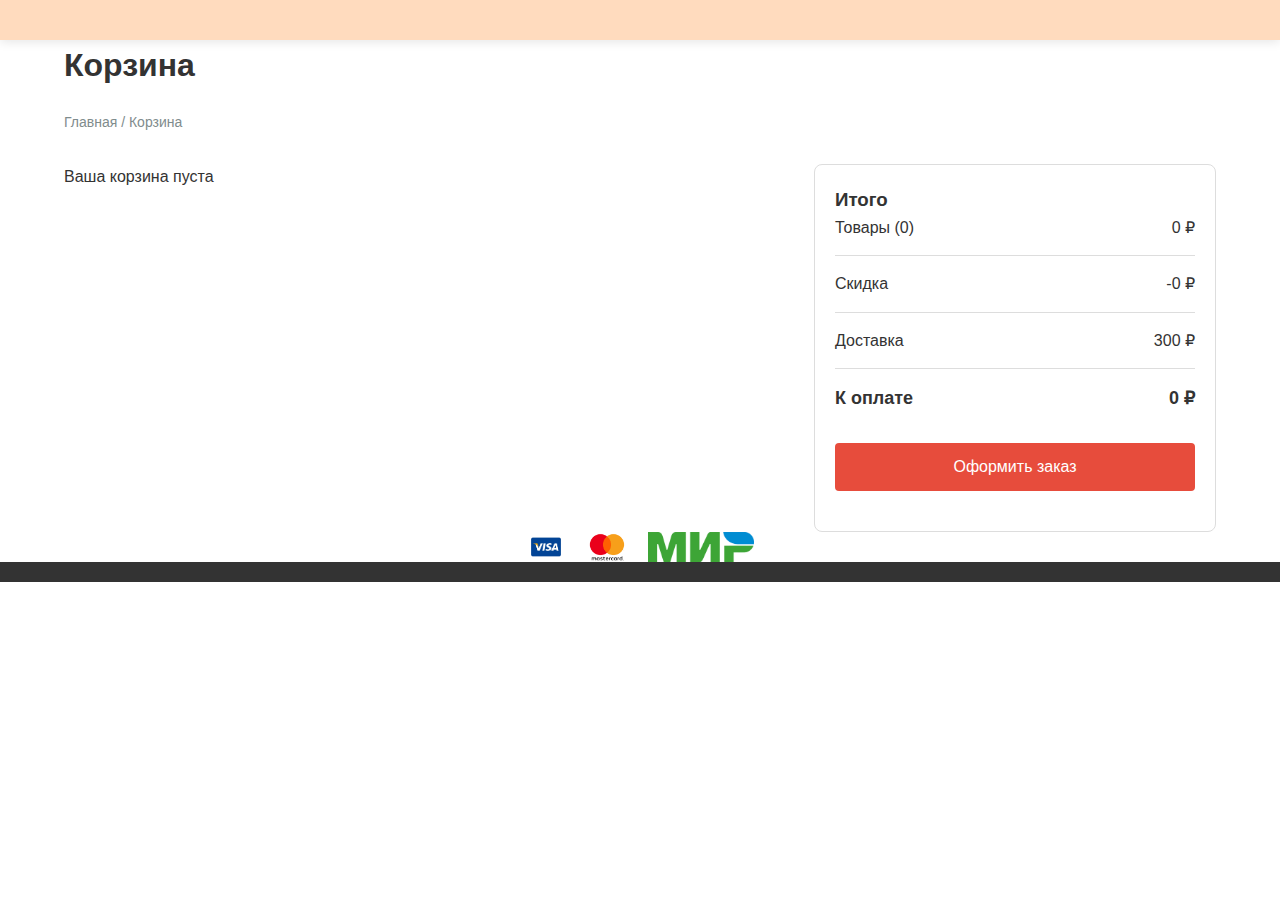
<file: cart.html>
<!DOCTYPE html>
<html lang="ru">
<head>
    <meta charset="UTF-8">
    <meta name="viewport" content="width=device-width, initial-scale=1.0">
    <title>Корзина - Veldy</title>
    <link rel="stylesheet" href="css/style.css">
</head>
<body>
    <header>
        <!-- То же меню, что и на главной -->
    </header>

    <main>
        <section class="cart">
            <div class="container">
                <h1>Корзина</h1>
                <div class="breadcrumbs">
                    <a href="index.html">Главная</a> / <span>Корзина</span>
                </div>
                <div class="cart-content">
  <div class="cart-items">
    <!-- Товары будут добавляться динамически -->
  </div>

  <div class="cart-summary">
    <h3>Итого</h3>
    <div class="summary-row">
      <span>Товары (<span id="total-items">0</span>)</span>
      <span id="subtotal">0 ₽</span>
    </div>
    <div class="summary-row">
      <span>Скидка</span>
      <span id="discount">-0 ₽</span>
    </div>
    <div class="summary-row">
      <span>Доставка</span>
      <span id="delivery">300 ₽</span>
    </div>
    <div class="summary-row total">
      <span>К оплате</span>
      <span id="total">0 ₽</span>
    </div>

    <button class="checkout-btn">Оформить заказ</button>
  </div>
</div>
<div class="payment-methods">
                            <img src="images/visa-payment-card1873.png" alt="Visa">
                            <img src="images/Mastercard-logo.png" alt="Mastercard">
                            <img src="images/Mir-01.png" alt="Мир">
                        </div>
                    </div>
                </div>
            </div>
        </section>
    </main>

    <footer>
        <!-- То же подвал, что и на главной -->
    </footer>

    <script src="js/cart.js"></script>
</body>
</html>
</file>
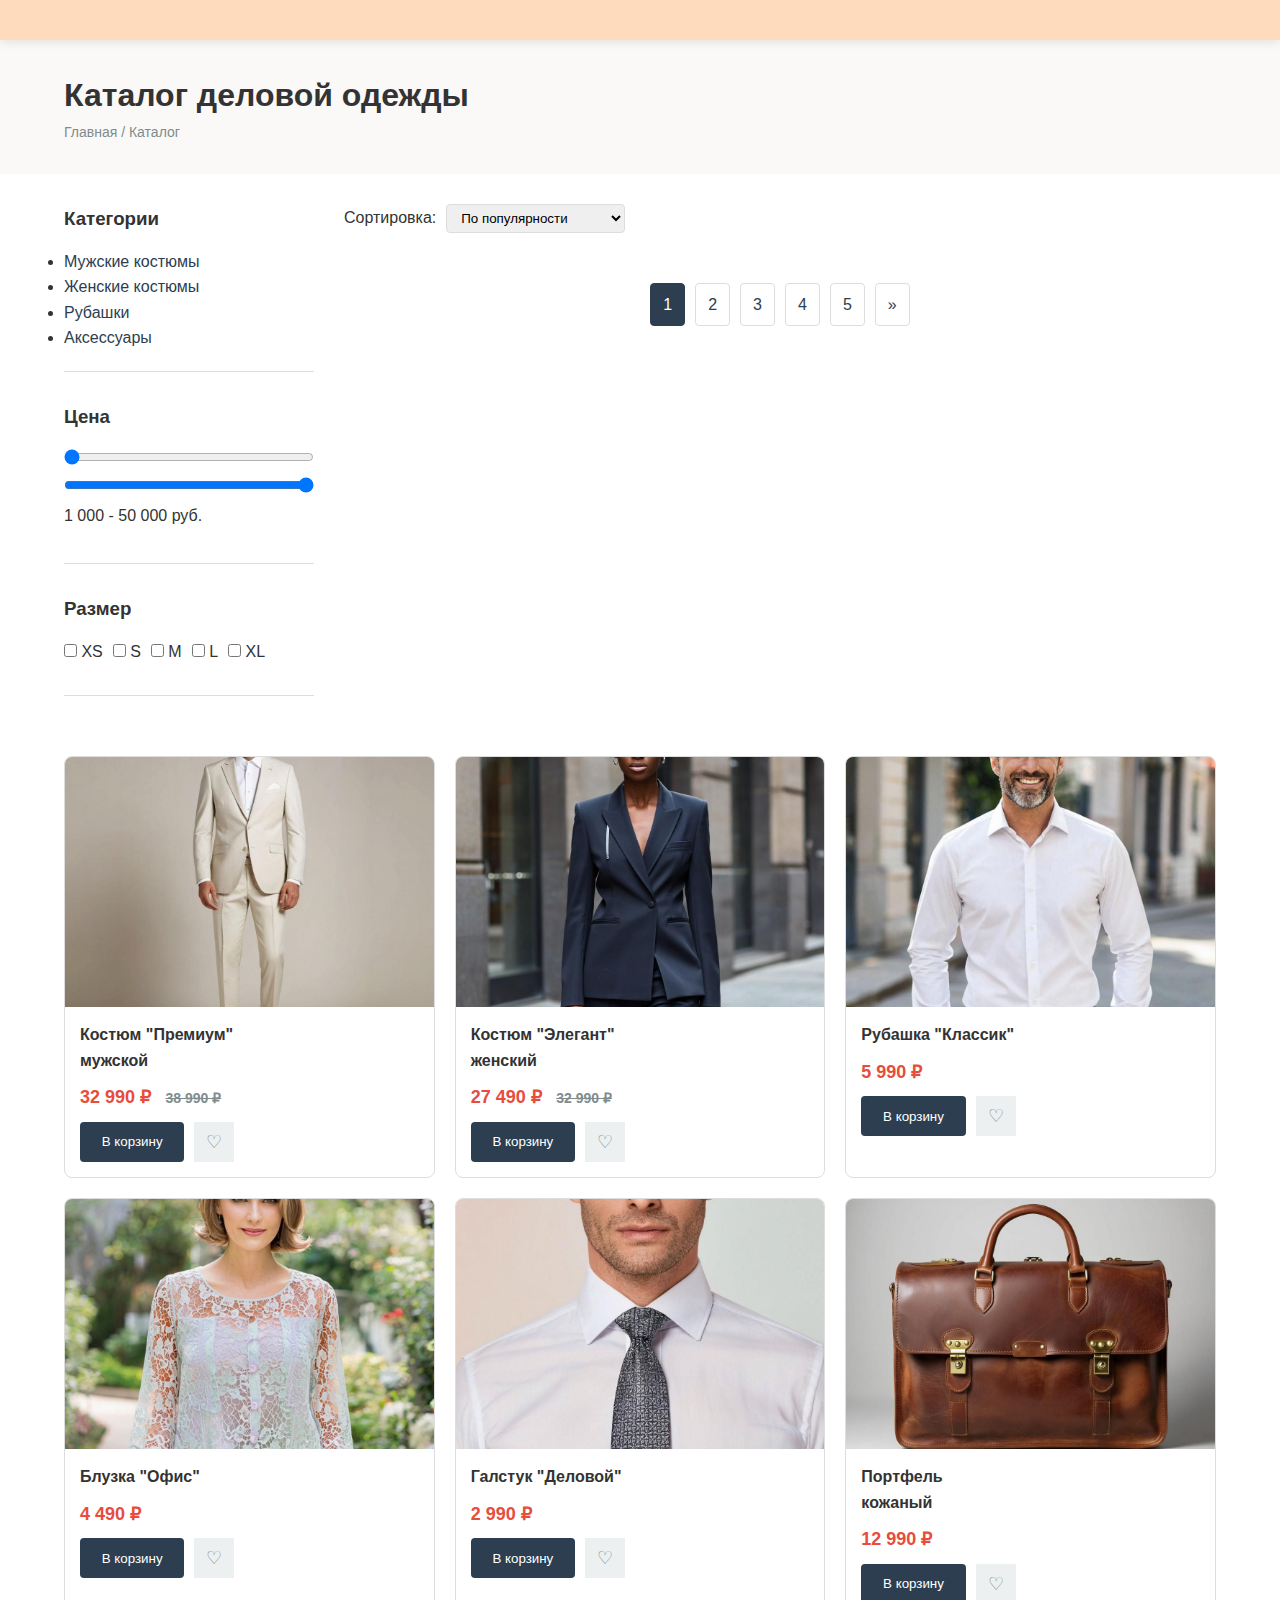
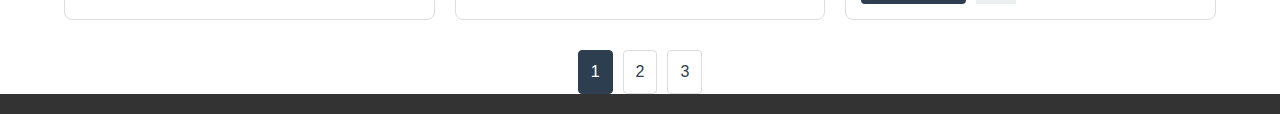
<file: catalog.html>
<!DOCTYPE html>
<html lang="ru">
<head>
    <meta charset="UTF-8">
    <meta name="viewport" content="width=device-width, initial-scale=1.0">
    <title>Каталог - Veldy</title>
    <link rel="stylesheet" href="css/style.css">
</head>
<body>
    <header>
        <!-- То же меню, что и на главной -->
    </header>

    <main>
        <section class="catalog-header">
            <div class="container">
                <h1>Каталог деловой одежды</h1>
                <div class="breadcrumbs">
                    <a href="index.html">Главная</a> / <span>Каталог</span>
                </div>
            </div>
        </section>

        <section class="catalog">
            <div class="container">
                <div class="filters">
                    <div class="filter-section">
                        <h3>Категории</h3>
                        <ul>
                            <li><a href="#">Мужские костюмы</a></li>
                            <li><a href="#">Женские костюмы</a></li>
                            <li><a href="#">Рубашки</a></li>
                            <li><a href="#">Аксессуары</a></li>
                        </ul>
                    </div>
                    <div class="filter-section">
                        <h3>Цена</h3>
                        <div class="price-range">
                            <input type="range" min="1000" max="50000" value="1000" id="price-min">
                            <input type="range" min="1000" max="50000" value="50000" id="price-max">
                            <div class="price-values">
                                <span id="min-value">1 000</span> - <span id="max-value">50 000</span> руб.
                            </div>
                        </div>
                    </div>
                    <div class="filter-section">
                        <h3>Размер</h3>
                        <div class="sizes">
                            <label><input type="checkbox" name="size" value="XS"> XS</label>
                            <label><input type="checkbox" name="size" value="S"> S</label>
                            <label><input type="checkbox" name="size" value="M"> M</label>
                            <label><input type="checkbox" name="size" value="L"> L</label>
                            <label><input type="checkbox" name="size" value="XL"> XL</label>
                        </div>
                    </div>
                </div>

                <div class="products">
                    <div class="sorting">
                        <span>Сортировка:</span>
                        <select id="sort-by">
                            <option value="popular">По популярности</option>
                            <option value="price-asc">По возрастанию цены</option>
                            <option value="price-desc">По убыванию цены</option>
                            <option value="newest">Сначала новые</option>
                        </select>
                    </div>

                    <div class="products-grid">
                        <!-- Товары будут подгружаться через JS -->
                    </div>

                    <div class="pagination">
                        <a href="#" class="active">1</a>
                        <a href="#">2</a>
                        <a href="#">3</a>
                        <a href="#">4</a>
                        <a href="#">5</a>
                        <a href="#">&raquo;</a>
                    </div>
                </div>
            </div>
        </section>
        <!-- В файле catalog.html -->
<section class="catalog">
  <div class="container">
    <!-- Фильтры остаются без изменений -->

    <div class="products">
      <!-- Сортировка остается без изменений -->

      <div class="products-grid">
        <!-- Мужские костюмы -->
        <div class="product-card">
          <div class="product-image">
            <img src="images/муж (1).jpg" alt="Мужской костюм Премиум">
            <div class="product-badge">NEW</div>
          </div>
          <div class="product-info">
            <h3 class="product-title">Костюм "Премиум" мужской</h3>
            <div class="product-price">
              <span class="current-price">32 990 ₽</span>
              <span class="old-price">38 990 ₽</span>
            </div>
            <div class="product-actions">
              <button class="add-to-cart">В корзину</button>
              <button class="wishlist">♡</button>
            </div>
          </div>
        </div>

        <!-- Женские костюмы -->
        <div class="product-card">
          <div class="product-image">
            <img src="images/жен.jpg" alt="Женский костюм Элегант">
            <div class="product-badge">-15%</div>
          </div>
          <div class="product-info">
            <h3 class="product-title">Костюм "Элегант" женский</h3>
            <div class="product-price">
              <span class="current-price">27 490 ₽</span>
              <span class="old-price">32 990 ₽</span>
            </div>
            <div class="product-actions">
              <button class="add-to-cart">В корзину</button>
              <button class="wishlist">♡</button>
            </div>
          </div>
        </div>

        <!-- Рубашки -->
        <div class="product-card">
          <div class="product-image">
            <img src="images/руб.jpg" alt="Рубашка мужская Классик">
          </div>
          <div class="product-info">
            <h3 class="product-title">Рубашка "Классик"</h3>
            <div class="product-price">
              <span class="current-price">5 990 ₽</span>
            </div>
            <div class="product-actions">
              <button class="add-to-cart">В корзину</button>
              <button class="wishlist">♡</button>
            </div>
          </div>
        </div>

        <!-- Блузки -->
        <div class="product-card">
          <div class="product-image">
            <img src="images/блуз.jpg" alt="Блузка женская Офис">
          </div>
          <div class="product-info">
            <h3 class="product-title">Блузка "Офис"</h3>
            <div class="product-price">
              <span class="current-price">4 490 ₽</span>
            </div>
            <div class="product-actions">
              <button class="add-to-cart">В корзину</button>
              <button class="wishlist">♡</button>
            </div>
          </div>
        </div>

        <!-- Галстуки -->
        <div class="product-card">
          <div class="product-image">
            <img src="images/галс.jpg" alt="Галстук Деловой">
            <div class="product-badge">ХИТ</div>
          </div>
          <div class="product-info">
            <h3 class="product-title">Галстук "Деловой"</h3>
            <div class="product-price">
              <span class="current-price">2 990 ₽</span>
            </div>
            <div class="product-actions">
              <button class="add-to-cart">В корзину</button>
              <button class="wishlist">♡</button>
            </div>
          </div>
        </div>

        <!-- Портфели -->
        <div class="product-card">
          <div class="product-image">
            <img src="images/порт.jpg" alt="Портфель кожаный">
          </div>
          <div class="product-info">
<h3 class="product-title">Портфель кожаный</h3>
            <div class="product-price">
              <span class="current-price">12 990 ₽</span>
            </div>
            <div class="product-actions">
              <button class="add-to-cart">В корзину</button>
              <button class="wishlist">♡</button>
            </div>
          </div>
        </div>

        <!-- Добавьте еще 6-10 товаров по аналогии -->
      </div>

      <!-- Пагинация -->
      <div class="pagination">
        <a href="#" class="active">1</a>
        <a href="#">2</a>
        <a href="#">3</a>
      </div>
    </div>
  </div>
</section>
    </main>

    <footer>
        <!-- То же подвал, что и на главной -->
    </footer>

    <script src="js/script.js"></script>
</body>
</html>
</file>
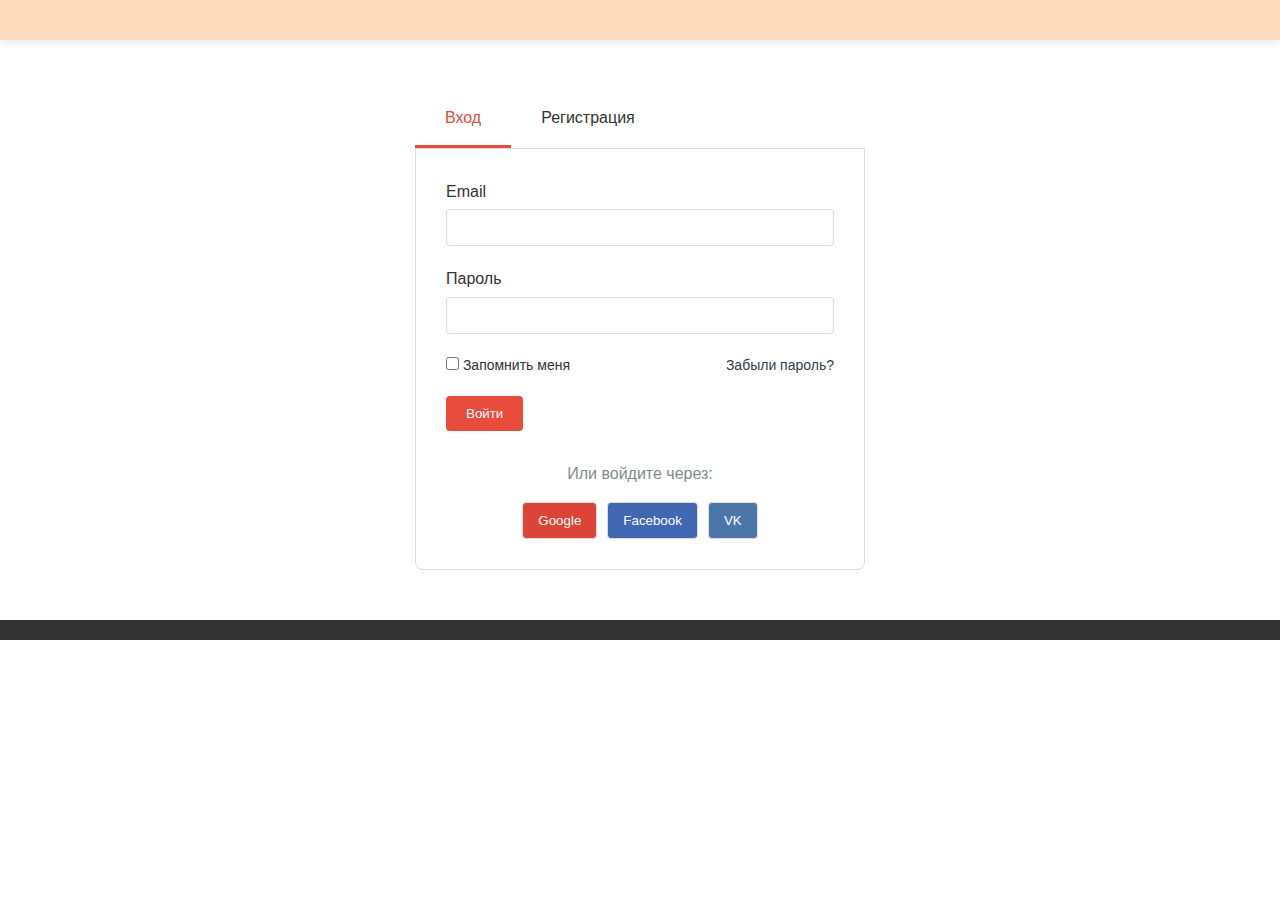
<file: login.html>
<!DOCTYPE html>
<html lang="ru">
<head>
    <meta charset="UTF-8">
    <meta name="viewport" content="width=device-width, initial-scale=1.0">
    <title>Вход / Регистрация - Veldy</title>
    <link rel="stylesheet" href="css/style.css">
</head>
<body>
    <header>
        <!-- То же меню, что и на главной -->
    </header>

    <main>
        <section class="auth">
            <div class="container">
                <div class="auth-tabs">
                    <div class="tab active" data-tab="login">Вход</div>
                    <div class="tab" data-tab="register">Регистрация</div>
                </div>

                <div class="auth-content">
                    <div class="tab-content active" id="login">
                        <form id="login-form">
                            <div class="form-group">
                                <label for="login-email">Email</label>
                                <input type="email" id="login-email" required>
                            </div>
                            <div class="form-group">
                                <label for="login-password">Пароль</label>
                                <input type="password" id="login-password" required>
                            </div>
                            <div class="form-options">
                                <label>
                                    <input type="checkbox"> Запомнить меня
                                </label>
                                <a href="#">Забыли пароль?</a>
                            </div>
                            <button type="submit" class="btn">Войти</button>
                        </form>

                        <div class="social-login">
                            <p>Или войдите через:</p>
                            <div class="social-buttons">
                                <button class="social-btn google">Google</button>
                                <button class="social-btn facebook">Facebook</button>
                                <button class="social-btn vk">VK</button>
                            </div>
                        </div>
                    </div>

                    <div class="tab-content" id="register">
                        <form id="register-form">
                            <div class="form-group">
                                <label for="reg-name">Имя</label>
                                <input type="text" id="reg-name" required>
                            </div>
                            <div class="form-group">
                                <label for="reg-email">Email</label>
                                <input type="email" id="reg-email" required>
                            </div>
                            <div class="form-group">
                                <label for="reg-phone">Телефон</label>
                                <input type="tel" id="reg-phone" required>
                            </div>
                            <div class="form-group">
                                <label for="reg-password">Пароль</label>
                                <input type="password" id="reg-password" required>
                            </div>
                            <div class="form-group">
                                <label for="reg-confirm">Подтверждение пароля</label>
                                <input type="password" id="reg-confirm" required>
                            </div>
                            <div class="form-options">
                                <label>
                                    <input type="checkbox" required> Я согласен с <a href="#">условиями обработки персональных данных</a>
                                </label>
                            </div>
                            <button type="submit" class="btn">Зарегистрироваться</button>
                        </form>
                    </div>
                </div>
            </div>
        </section>
    </main>

    <footer>
        <!-- То же подвал, что и на главной -->
    </footer>
<script src="js/auth.js"></script>
</body>
</html>
</file>
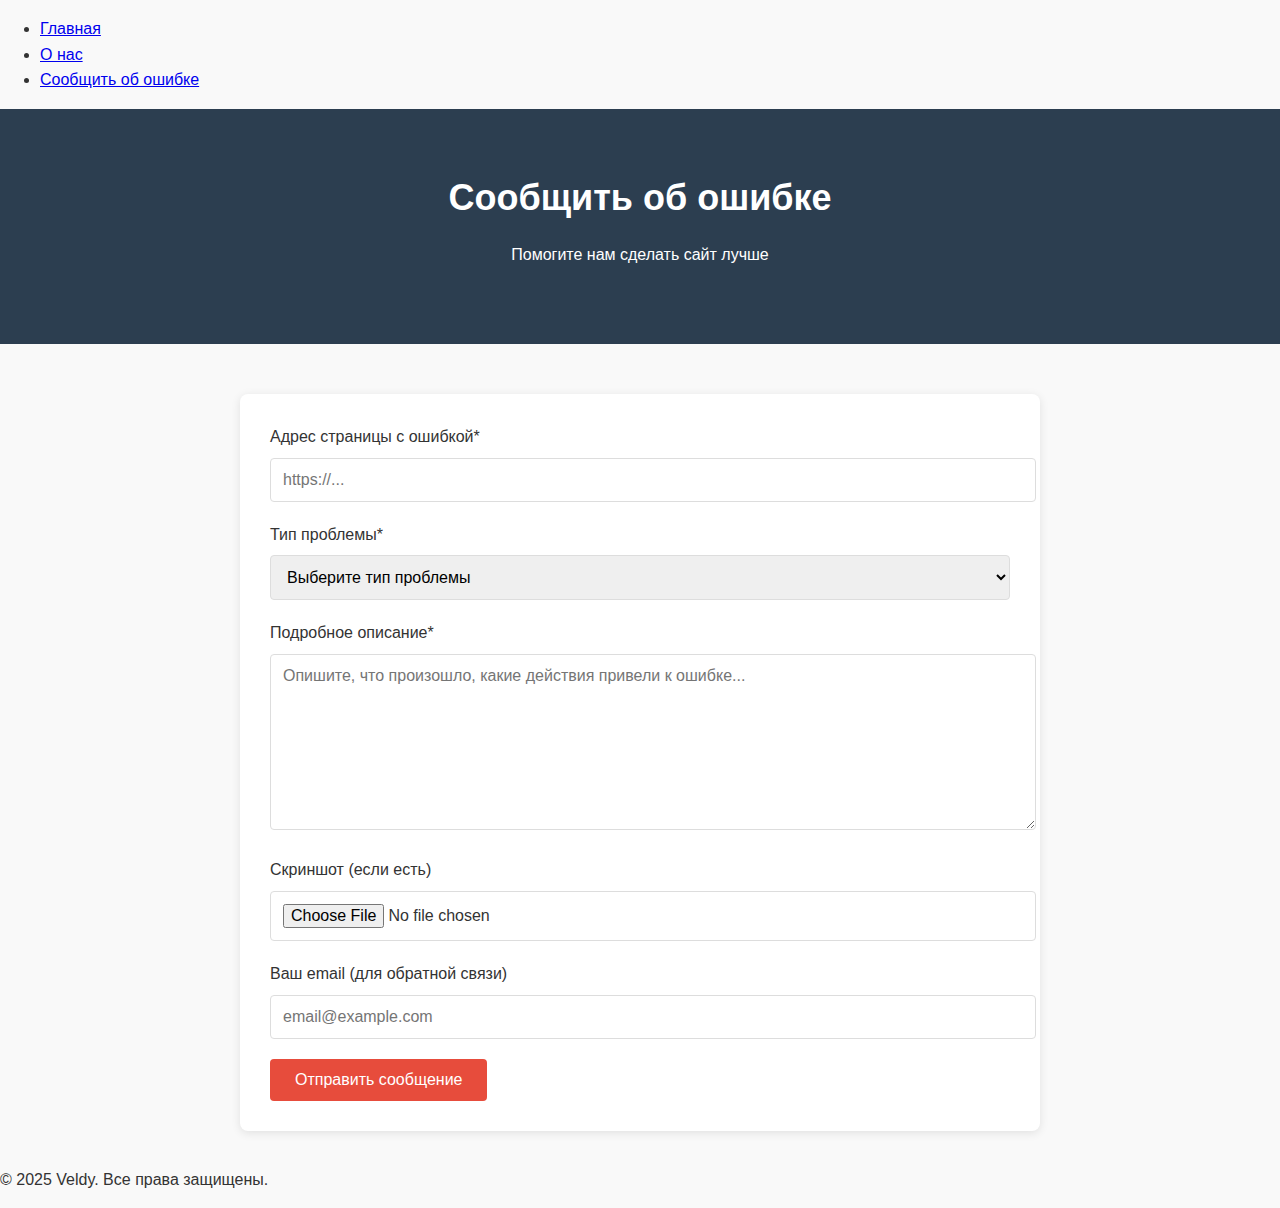
<file: problem.html>
<!DOCTYPE html>
<html lang="ru">
<head>
    <meta charset="UTF-8">
    <meta name="viewport" content="width=device-width, initial-scale=1.0">
    <title>Сообщить об ошибке | Veldy</title>
    <style>
        /* Основные стили */
        body {
            font-family: 'Roboto', sans-serif;
            line-height: 1.6;
            color: #333;
            margin: 0;
            padding: 0;
            background-color: #f9f9f9;
        }
        
        .container {
            max-width: 800px;
            margin: 0 auto;
            padding: 20px;
        }
        
        /* Шапка страницы */
        .error-header {
            text-align: center;
            padding: 40px 0;
            background-color: #2c3e50;
            color: white;
        }
        
        .error-header h1 {
            margin: 0;
            font-size: 36px;
        }
        
        /* Форма */
        .error-form {
            background: white;
            padding: 30px;
            border-radius: 8px;
            box-shadow: 0 2px 10px rgba(0,0,0,0.1);
            margin-top: 30px;
        }
        
        .form-group {
            margin-bottom: 20px;
        }
        
        .form-group label {
            display: block;
            margin-bottom: 8px;
            font-weight: 500;
        }
        
        .form-group input,
        .form-group textarea,
        .form-group select {
            width: 100%;
            padding: 12px;
            border: 1px solid #ddd;
            border-radius: 4px;
            font-family: inherit;
            font-size: 16px;
        }
        
        .form-group textarea {
            min-height: 150px;
            resize: vertical;
        }
        
        .submit-btn {
            background-color: #e74c3c;
            color: white;
            border: none;
            padding: 12px 25px;
            font-size: 16px;
            border-radius: 4px;
            cursor: pointer;
            transition: background-color 0.3s;
        }
        
        .submit-btn:hover {
            background-color: #c0392b;
        }
        
        /* Сообщение после отправки */
        .success-message {
            display: none;
            text-align: center;
            padding: 20px;
            background-color: #2ecc71;
            color: white;
            border-radius: 4px;
            margin-top: 20px;
        }
        
        /* Адаптивность */
        @media (max-width: 600px) {
            .container {
                padding: 10px;
            }
            
            .error-header h1 {
                font-size: 28px;
            }
        }
    </style>
</head>
<body>
    <!-- Шапка сайта (как на других страницах) -->
    <header>
        <nav>
            <ul>
                <li><a href="index.html">Главная</a></li>
                <li><a href="about.html">О нас</a></li>
                <li><a href="error-report.html" class="active">Сообщить об ошибке</a></li>
            </ul>
        </nav>
    </header>

    <!-- Основное содержимое -->
    <main>
        <section class="error-header">
            <div class="container">
                <h1>Сообщить об ошибке</h1>
                <p>Помогите нам сделать сайт лучше</p>
            </div>
        </section>
        
        <div class="container">
            <form id="errorReportForm" class="error-form">
                <div class="form-group">
                    <label for="pageUrl">Адрес страницы с ошибкой*</label>
                    <input type="url" id="pageUrl" required placeholder="https://...">
                </div>
                
                <div class="form-group">
                    <label for="errorType">Тип проблемы*</label>
                    <select id="errorType" required>
                        <option value="">Выберите тип проблемы</option>
<option value="broken_link">Не работает ссылка</option>
                        <option value="display_error">Ошибка отображения</option>
                        <option value="functionality">Не работает функционал</option>
                        <option value="content">Ошибка в содержании</option>
                        <option value="other">Другое</option>
                    </select>
                </div>
                
                <div class="form-group">
                    <label for="errorDescription">Подробное описание*</label>
                    <textarea id="errorDescription" required placeholder="Опишите, что произошло, какие действия привели к ошибке..."></textarea>
                </div>
                
                <div class="form-group">
                    <label for="screenshot">Скриншот (если есть)</label>
                    <input type="file" id="screenshot" accept="image/*">
                </div>
                
                <div class="form-group">
                    <label for="email">Ваш email (для обратной связи)</label>
                    <input type="email" id="email" placeholder="email@example.com">
                </div>
                
                <button type="submit" class="submit-btn">Отправить сообщение</button>
                
                <div id="successMessage" class="success-message">
                    Спасибо! Ваше сообщение отправлено. Мы постараемся исправить ошибку как можно скорее.
                </div>
            </form>
        </div>
    </main>

    <!-- Подвал сайта (как на других страницах) -->
    <footer>
        <p>© 2025 Veldy. Все права защищены.</p>
    </footer>

    <script>
        // Обработка формы
        document.getElementById('errorReportForm').addEventListener('submit', function(e) {
            e.preventDefault();
            
            // Здесь должна быть логика отправки данных на сервер
            // В демо-версии просто показываем сообщение об успехе
            
            // Скрываем форму
            this.style.display = 'none';
            
            // Показываем сообщение об успехе
            document.getElementById('successMessage').style.display = 'block';
            
            // В реальном проекте здесь будет AJAX-запрос к серверу
            /*
            const formData = new FormData(this);
            
            fetch('/api/report-error', {
                method: 'POST',
                body: formData
            })
            .then(response => response.json())
            .then(data => {
                if (data.success) {
                    document.getElementById('successMessage').style.display = 'block';
                    this.reset();
                }
            });
            */
        });
    </script>
</body>
</html>
</file>
<file: css/style.css>
:root {
    --primary-color: #2c3e50;
    --secondary-color: #f70000;
    --accent-color: #e74c3c;
    --light-color: #ecf0f1;
    --dark-color: #2c3e50;
    --text-color: #333;
    --light-text: #7f8c8d;
    --border-color: #ddd;
    --success-color: #27ae60;
}

* {
    margin: 0;
    padding: 0;
    box-sizing: border-box;
}

body {
    font-family: 'Roboto', Arial, sans-serif;
    color: var(--text-color);
    line-height: 1.6;
}

.container {
    width: 90%;
    max-width: 1200px;
    margin: 0 auto;
}

a {
    text-decoration: none;
    color: var(--primary-color);
}

.btn {
    display: inline-block;
    padding: 10px 20px;
    background-color: var(--accent-color);
    color: white;
    border: none;
    border-radius: 4px;
    cursor: pointer;
    transition: background-color 0.3s;
}

.btn:hover {
    background-color: #c0392b;
}

/* Шапка */
header {
  background-color: rgb(190, 190, 190);
  box-shadow: 0 2px 5px rgba(0, 0, 0, 0.1);
  padding: 5px 0;
  position: sticky;
  top: 0;
  z-index: 100;
}

.logo {
  font-size: 18px;
  font-weight: 700;
}

nav ul {
  display: flex;
  gap: 10px;
}

nav ul li a {
  font-size: 14px;
  padding: 5px 0;
}

.user-actions a {
  padding: 5px 10px;
  font-size: 14px;
}

.cart-btn {
  background-color: #2c3e50;
  color: rgb(119, 115, 115);
}

.login-btn {
  border: 1px solid #2c3e50;
}
header {
    background-color: rgb(255, 255, 255);
    box-shadow: 0 2px 10px rgba(0, 0, 0, 0.1);
    position: sticky;
    top: 0;
    z-index: 100;
}

header .container {
    display: flex;
    justify-content: space-between;
    align-items: center;
    padding: 15px 0;
}

.logo {
    font-size: 24px;
    font-weight: 700;
    color: var(--primary-color);
}

nav ul {
    display: flex;
    list-style: none;
}

nav ul li {
    margin-left: 20px;
}

nav ul li a {
    font-weight: 500;
    transition: color 0.3s;
}

nav ul li a:hover {
    color: var(--accent-color);
}

.user-actions a {
    margin-left: 15px;
    padding: 8px 15px;
    border-radius: 4px;
}

.login-btn {
    border: 1px solid var(--primary-color);
}

.cart-btn {
    background-color: var(--primary-color);
    color: rgb(223, 188, 191);
}

/* Главная страница */
.hero {
    background: linear-gradient(rgba(0, 0, 0, 0.5), rgba(0, 0, 0, 0.5)), url('../images/hero-bg.jpg');
    background-size: cover;
    background-position: center;
    color: rgb(255, 255, 255);
    padding: 100px 0;
    text-align: center;
}

.hero h1 {
    font-size: 48px;
    margin-bottom: 20px;
}

.hero p {
    font-size: 20px;
    margin-bottom: 30px;
}

.features {
    padding: 60px 0;
    background-color: var(--light-color);
}

.features .container {
    display: flex;
    justify-content: space-between;
    text-align: center;
}

.feature {
    flex: 1;
    padding: 0 20px;
}

.feature img {
    width: 80px;
    height: 80px;
    margin-bottom: 20px;
}

/* Каталог */
.catalog-header {
    padding: 30px 0;
    background-color: #faf9f8;
}

.breadcrumbs {
    color: var(--light-text);
    font-size: 14px;
}

.breadcrumbs a {
    color: var(--light-text);
}

.breadcrumbs a:hover {
    color: var(--accent-color);
}

.catalog .container {
    display: flex;
    margin-top: 30px;
}

.filters {
    width: 250px;
    margin-right: 30px;
}

.filter-section {
    margin-bottom: 30px;
    padding-bottom: 20px;
    border-bottom: 1px solid var(--border-color);
}

.filter-section h3 {
    margin-bottom: 15px;
}

.price-range {
    margin-bottom: 15px;
}

.price-range input {
    width: 100%;
    margin-bottom: 10px;
}

.sizes {
    display: flex;
    flex-wrap: wrap;
}

.sizes label {
    margin-right: 10px;
    margin-bottom: 10px;
}

.products {
    flex: 1;
}

.sorting {
    display: flex;
    align-items: center;
    margin-bottom: 20px;
}

.sorting select {
    margin-left: 10px;
    padding: 5px 10px;
    border: 1px solid var(--border-color);
    border-radius: 4px;
}

.products-grid {
    display: grid;
    grid-template-columns: repeat(3, 1fr);
    gap: 20px;
    margin-bottom: 30px;
}

.product-card {
    border: 1px solid var(--border-color);
    border-radius: 8px;
    overflow: hidden;
    transition: transform 0.3s, box-shadow 0.3s;
}

.product-card:hover {
    transform: translateY(-5px);
    box-shadow: 0 5px 15px rgba(0, 0, 0, 0.1);
}

.product-image {
    height: 250px;
    overflow: hidden;
}

.product-image img {
    width: 100%;
    height: 100%;
    object-fit: cover;
    transition: transform 0.5s;
}

.product-card:hover .product-image img {
    transform: scale(1.05);
}

.product-info {
    padding: 15px;
}
.product-title {
    font-size: 16px;
    margin-bottom: 10px;
}

.product-price {
    font-weight: 700;
    margin-bottom: 10px;
}

.current-price {
    color: var(--accent-color);
    font-size: 18px;
}

.old-price {
    text-decoration: line-through;
    color: var(--light-text);
    font-size: 14px;
    margin-left: 10px;
}

.product-actions {
    display: flex;
    justify-content: space-between;
}

.add-to-cart {
    background-color: var(--primary-color);
    color: white;
    border: none;
    padding: 8px 15px;
    border-radius: 4px;
    cursor: pointer;
    transition: background-color 0.3s;
}

.add-to-cart:hover {
    background-color: var(--secondary-color);
}

.wishlist {
    background: none;
    border: none;
    color: var(--light-text);
    cursor: pointer;
}

.pagination {
    display: flex;
    justify-content: center;
    margin-top: 30px;
}

.pagination a {
    display: inline-block;
    padding: 8px 12px;
    margin: 0 5px;
    border: 1px solid var(--border-color);
    border-radius: 4px;
    color: var(--primary-color);
}

.pagination a.active {
    background-color: var(--primary-color);
    color: white;
    border-color: var(--primary-color);
}

/* Страница товара */
.product-main {
    display: flex;
    margin-top: 30px;
    margin-bottom: 50px;
}

.product-gallery {
    width: 50%;
    padding-right: 30px;
}

.main-image {
    height: 500px;
    overflow: hidden;
    margin-bottom: 15px;
}

.main-image img {
    width: 100%;
    height: 100%;
    object-fit: cover;
}

.thumbnails {
    display: flex;
}

.thumbnails img {
    width: 80px;
    height: 80px;
    object-fit: cover;
    margin-right: 10px;
    cursor: pointer;
    border: 1px solid var(--border-color);
}

.thumbnails img:hover {
    border-color: var(--accent-color);
}

.product-info {
    width: 50%;
}

.product-info h1 {
    font-size: 28px;
    margin-bottom: 15px;
}

.rating {
    display: flex;
    align-items: center;
    margin-bottom: 15px;
}

.stars {
    color: #f1c40f;
    margin-right: 10px;
}

.reviews {
    color: var(--light-text);
    font-size: 14px;
}

.price {
    margin-bottom: 20px;
}

.current {
    font-size: 24px;
    font-weight: 700;
    color: var(--accent-color);
}

.old {
    text-decoration: line-through;
    color: var(--light-text);
    margin-left: 10px;
}

.discount {
    background-color: var(--accent-color);
    color: white;
    padding: 3px 8px;
    border-radius: 4px;
    font-size: 14px;
    margin-left: 10px;
}

.colors h3, .sizes h3 {
    margin-bottom: 10px;
    font-size: 16px;
}

.color-options {
    display: flex;
    margin-bottom: 20px;
}

.color-option {
    width: 40px;
    height: 40px;
    border-radius: 50%;
    margin-right: 10px;
    cursor: pointer;
    border: 2px solid transparent;
}

.color-option.active {
    border-color: var(--accent-color);
}

.color-option span {
    display: block;
    width: 100%;
    height: 100%;
    border-radius: 50%;
}

.size-options {
    display: flex;
    flex-wrap: wrap;
    margin-bottom: 15px;
}

.size-option {
    padding: 8px 12px;
    border: 1px solid var(--border-color);
    margin-right: 10px;
    margin-bottom: 10px;
    cursor: pointer;
}

.size-option.active {
    background-color: var(--primary-color);
    color: white;
    border-color: var(--primary-color);
}

.size-guide {
    font-size: 14px;
    color: var(--light-text);
}

.actions {
    display: flex;
    margin: 30px 0;
}

.quantity {
    display: flex;
    margin-right: 15px;
}

.quantity button {
    width: 30px;
    height: 40px;
    background-color: var(--light-color);
    border: none;
    cursor: pointer;
}

.quantity input {
    width: 50px;
    height: 40px;
    text-align: center;
    border: 1px solid var(--border-color);
    border-left: none;
    border-right: none;
}

.add-to-cart {
    flex: 1;
    background-color: var(--primary-color);
    color: white;
    border: none;
    padding: 0 20px;
    font-weight: 500;
    cursor: pointer;
    transition: background-color 0.3s;
}

.add-to-cart:hover {
    background-color: var(--secondary-color);
}
.wishlist {
    width: 40px;
    height: 40px;
    background-color: var(--light-color);
    border: none;
    margin-left: 10px;
    cursor: pointer;
    font-size: 18px;
}

.delivery-info {
    margin-bottom: 30px;
}

.delivery-option {
    display: flex;
    align-items: center;
    margin-bottom: 10px;
}

.delivery-option img {
    width: 20px;
    height: 20px;
    margin-right: 10px;
}

.product-meta {
    border-top: 1px solid var(--border-color);
    padding-top: 20px;
}

.meta-item {
    margin-bottom: 10px;
    font-size: 14px;
}

.meta-item span {
    font-weight: 500;
}

.product-tabs {
    margin-bottom: 50px;
}

.tabs-header {
    display: flex;
    border-bottom: 1px solid var(--border-color);
}

.tab {
    padding: 15px 25px;
    cursor: pointer;
    font-weight: 500;
    position: relative;
}

.tab.active {
    color: var(--accent-color);
}

.tab.active::after {
    content: '';
    position: absolute;
    bottom: -1px;
    left: 0;
    width: 100%;
    height: 2px;
    background-color: var(--accent-color);
}

.tabs-content {
    padding: 30px 0;
}

.tab-content {
    display: none;
}

.tab-content.active {
    display: block;
}

.review-form {
    margin-bottom: 30px;
    padding: 20px;
    background-color: #f8f9fa;
    border-radius: 8px;
}

.form-group {
    margin-bottom: 15px;
}

.form-group label {
    display: block;
    margin-bottom: 5px;
    font-weight: 500;
}

.form-group input,
.form-group select,
.form-group textarea {
    width: 100%;
    padding: 10px;
    border: 1px solid var(--border-color);
    border-radius: 4px;
}

.form-options {
    display: flex;
    justify-content: space-between;
    margin-bottom: 15px;
    font-size: 14px;
}

.review {
    padding: 20px 0;
    border-bottom: 1px solid var(--border-color);
}

.review-header {
    display: flex;
    align-items: center;
    margin-bottom: 10px;
}

.author {
    font-weight: 500;
    margin-right: 15px;
}

.date {
    color: var(--light-text);
    font-size: 14px;
}

.related-products h2 {
    margin-bottom: 30px;
}

/* Корзина */
.cart h1 {
    margin-bottom: 20px;
}

.cart-content {
    display: flex;
    margin-top: 30px;
}

.cart-items {
    flex: 2;
    margin-right: 30px;
}

.cart-item {
    display: flex;
    padding: 20px;
    border: 1px solid var(--border-color);
    border-radius: 8px;
    margin-bottom: 20px;
    align-items: center;
}

.item-image {
    width: 100px;
    height: 100px;
    margin-right: 20px;
}

.item-image img {
    width: 100%;
    height: 100%;
    object-fit: cover;
}

.item-details {
    flex: 1;
}

.item-details h3 {
    margin-bottom: 5px;
}

.item-details p {
    font-size: 14px;
    color: var(--light-text);
    margin-bottom: 5px;
}

.item-price {
    font-weight: 700;
}

.item-quantity {
    display: flex;
    margin: 0 30px;
}

.item-quantity button {
    width: 30px;
    height: 30px;
    background-color: var(--light-color);
    border: none;
    cursor: pointer;
}

.item-quantity input {
    width: 50px;
    text-align: center;
    border: 1px solid var(--border-color);
    border-left: none;
    border-right: none;
}

.item-total {
    font-weight: 700;
    margin: 0 30px;
}

.remove-item {
    background: none;
    border: none;
    font-size: 20px;
    cursor: pointer;
    color: var(--light-text);
}

.cart-summary {
    flex: 1;
    padding: 20px;
    border: 1px solid var(--border-color);
    border-radius: 8px;
    height: fit-content;
    position: sticky;
    top: 20px;
}

.summary-row {
    display: flex;
    justify-content: space-between;
    margin-bottom: 15px;
    padding-bottom: 15px;
    border-bottom: 1px solid var(--border-color);
}

.summary-row.total {
    font-size: 18px;
    font-weight: 700;
    border-bottom: none;
}

.promo-code {
    display: flex;
    margin: 20px 0;
}

.promo-code input {
    flex: 1;
    padding: 10px;
    border: 1px solid var(--border-color);
    border-radius: 4px 0 0 4px;
}
.promo-code button {
    padding: 0 15px;
    background-color: var(--light-color);
    border: 1px solid var(--border-color);
    border-left: none;
    border-radius: 0 4px 4px 0;
    cursor: pointer;
}

.checkout-btn {
    width: 100%;
    padding: 15px;
    background-color: var(--accent-color);
    color: white;
    border: none;
    border-radius: 4px;
    font-weight: 500;
    font-size: 16px;
    cursor: pointer;
    margin-bottom: 20px;
    transition: background-color 0.3s;
}

.checkout-btn:hover {
    background-color: #c0392b;
}

.payment-methods {
    display: flex;
    justify-content: center;
}

.payment-methods img {
    height: 30px;
    margin: 0 10px;
}

/* Авторизация */
.auth {
    max-width: 500px;
    margin: 50px auto;
}

.auth-tabs {
    display: flex;
    border-bottom: 1px solid var(--border-color);
}

.auth-tabs .tab {
    padding: 15px 30px;
    cursor: pointer;
    font-weight: 500;
}

.auth-tabs .tab.active {
    color: var(--accent-color);
    border-bottom: 2px solid var(--accent-color);
}

.auth-content {
    padding: 30px;
    border: 1px solid var(--border-color);
    border-top: none;
    border-radius: 0 0 8px 8px;
}

#login-form, #register-form {
    margin-bottom: 30px;
}

.form-group {
    margin-bottom: 20px;
}

.form-group label {
    display: block;
    margin-bottom: 5px;
    font-weight: 500;
}

.form-group input {
    width: 100%;
    padding: 10px;
    border: 1px solid var(--border-color);
    border-radius: 4px;
}

.form-options {
    display: flex;
    justify-content: space-between;
    margin-bottom: 20px;
    font-size: 14px;
}

.social-login {
    text-align: center;
}

.social-login p {
    margin-bottom: 15px;
    color: var(--light-text);
}

.social-buttons {
    display: flex;
    justify-content: center;
}

.social-btn {
    padding: 10px 15px;
    margin: 0 5px;
    border: 1px solid var(--border-color);
    border-radius: 4px;
    cursor: pointer;
}

.social-btn.google {
    background-color: #db4437;
    color: white;
}

.social-btn.facebook {
    background-color: #4267b2;
    color: white;
}

.social-btn.vk {
    background-color: #4a76a8;
    color: white;
}

/* Подвал */
footer {
    background-color: var(--dark-color);
    color: white;
    padding: 50px 0 20px;
}

footer .container {
    display: flex;
    justify-content: space-between;
}

.footer-section {
    flex: 1;
    padding: 0 20px;
}

.footer-section h3 {
    margin-bottom: 20px;
    font-size: 18px;
}

.footer-section p {
    margin-bottom: 10px;
    font-size: 14px;
}

#subscribe-form {
    display: flex;
}

#subscribe-form input {
    flex: 1;
    padding: 10px;
    border: none;
    border-radius: 4px 0 0 4px;
}

#subscribe-form button {
    padding: 0 15px;
    background-color: var(--accent-color);
    color: white;
    border: none;
    border-radius: 0 4px 4px 0;
    cursor: pointer;
}

.copyright {
    text-align: center;
    margin-top: 30px;
    padding-top: 20px;
    border-top: 1px solid rgba(255, 255, 255, 0.1);
    font-size: 14px;
}

* {
    box-sizing: border-box;
    margin: 0;
    padding: 0;
}

body {
    font-family: Arial, sans-serif;
}

header {
    background-color: #ffdbbe;
    color: white;
    text-align: center;
    padding: 20px;
}

nav ul {
    list-style-type: none;
    padding: 0;
}

nav ul li {
    display: inline;
    margin: 0 15px;
}

nav ul li a {
    color: white;
    text-decoration: none;
}

.content-container {
    display: flex;
    flex-direction: column;
    padding: 20px;
}

.content {
    flex: 1;
    padding: 10px;
}

.image {
    flex: 1;
    text-align: center;
}

.image img {
    max-width: 100%;
    height: auto;
}

footer {
    background-color: #333;
    color: white;
    text-align: center;
    padding: 10px;
}

/* Мобильные устройства */
@media (max-width: 600px) {
    nav ul {
        text-align: center;
        padding: 0;
    }

    nav ul li {
        display: block;
        margin: 10px 0;
    }

    .content-container {
        flex-direction: column; /* Это свойство можно оставить, так как оно определяет направление */
    }

    .content, .image {
        flex: none;
        width: 100%;
    }
}

/* Планшеты и десктопы */
@media (min-width: 601px) {
    .content-container {
        flex-direction: row;
    }

    .content, .image {
        flex: 1;
        padding: 10px;
    }
}
</file>
